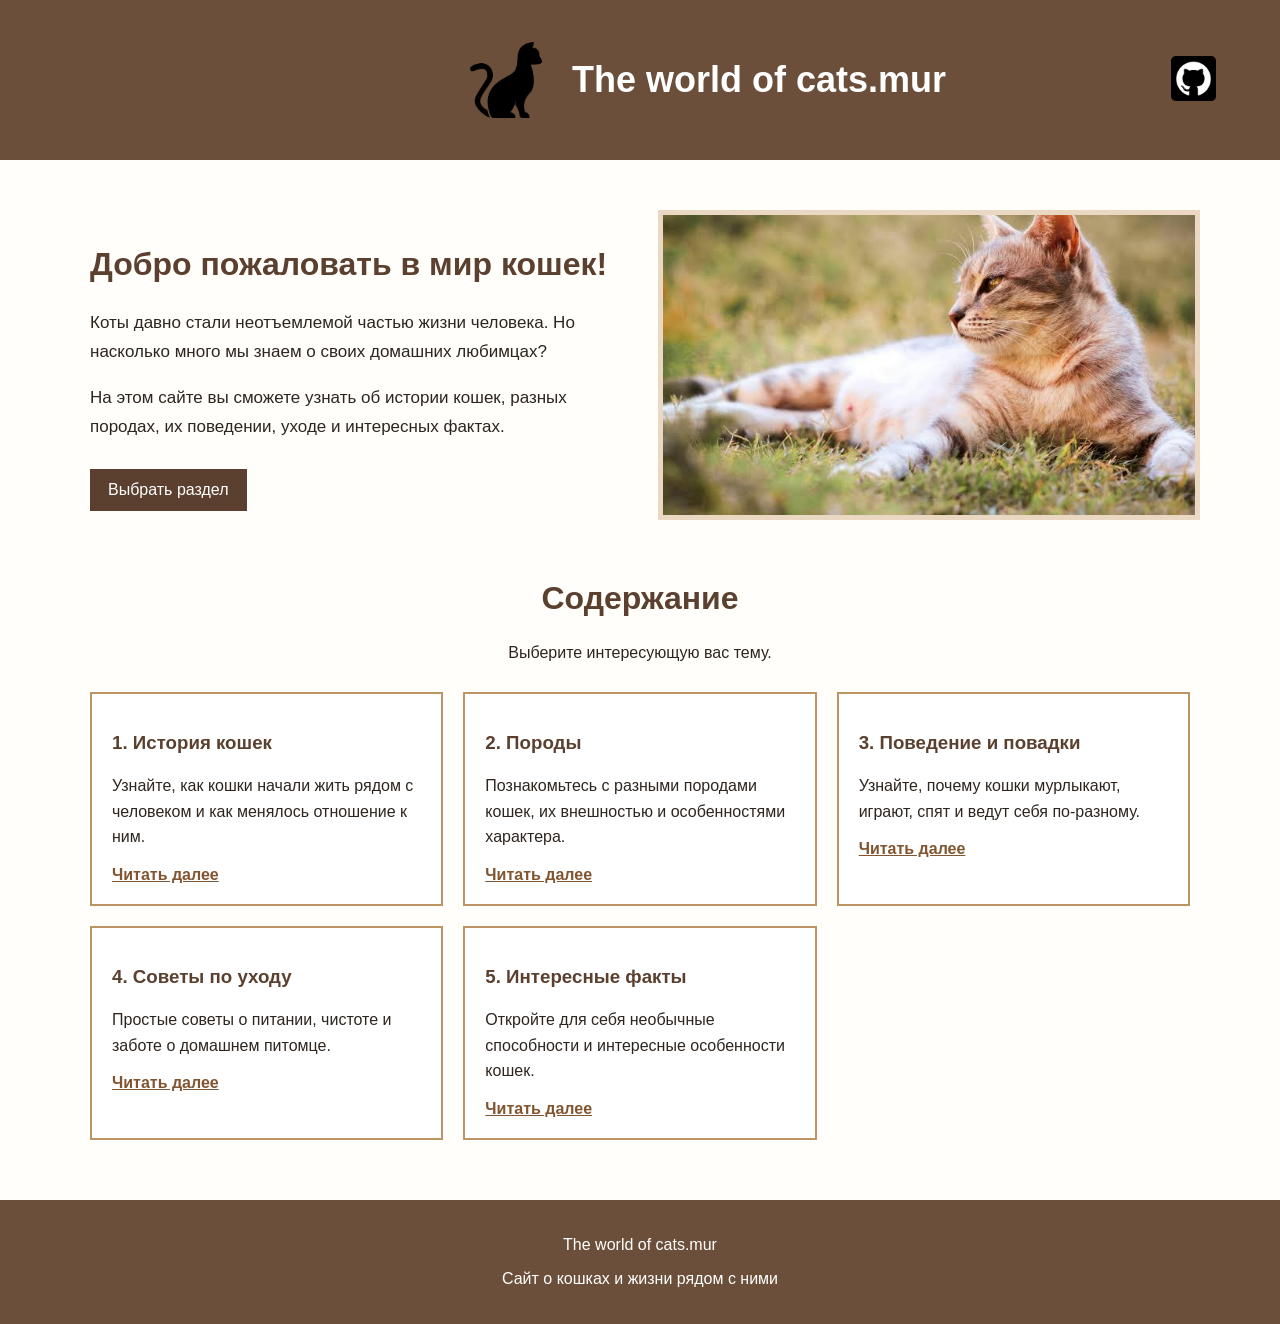
<file: index.html>
<!DOCTYPE html>
<html lang="ru">
<head>
    <meta charset="UTF-8">
    <meta http-equiv="refresh" content="0; url=homepage/homepage.html">
    <title>Главная страница</title>
</head>
<body>
    <a href="homepage/homepage.html">Открыть сайт</a>
</body>
</html>
</file>
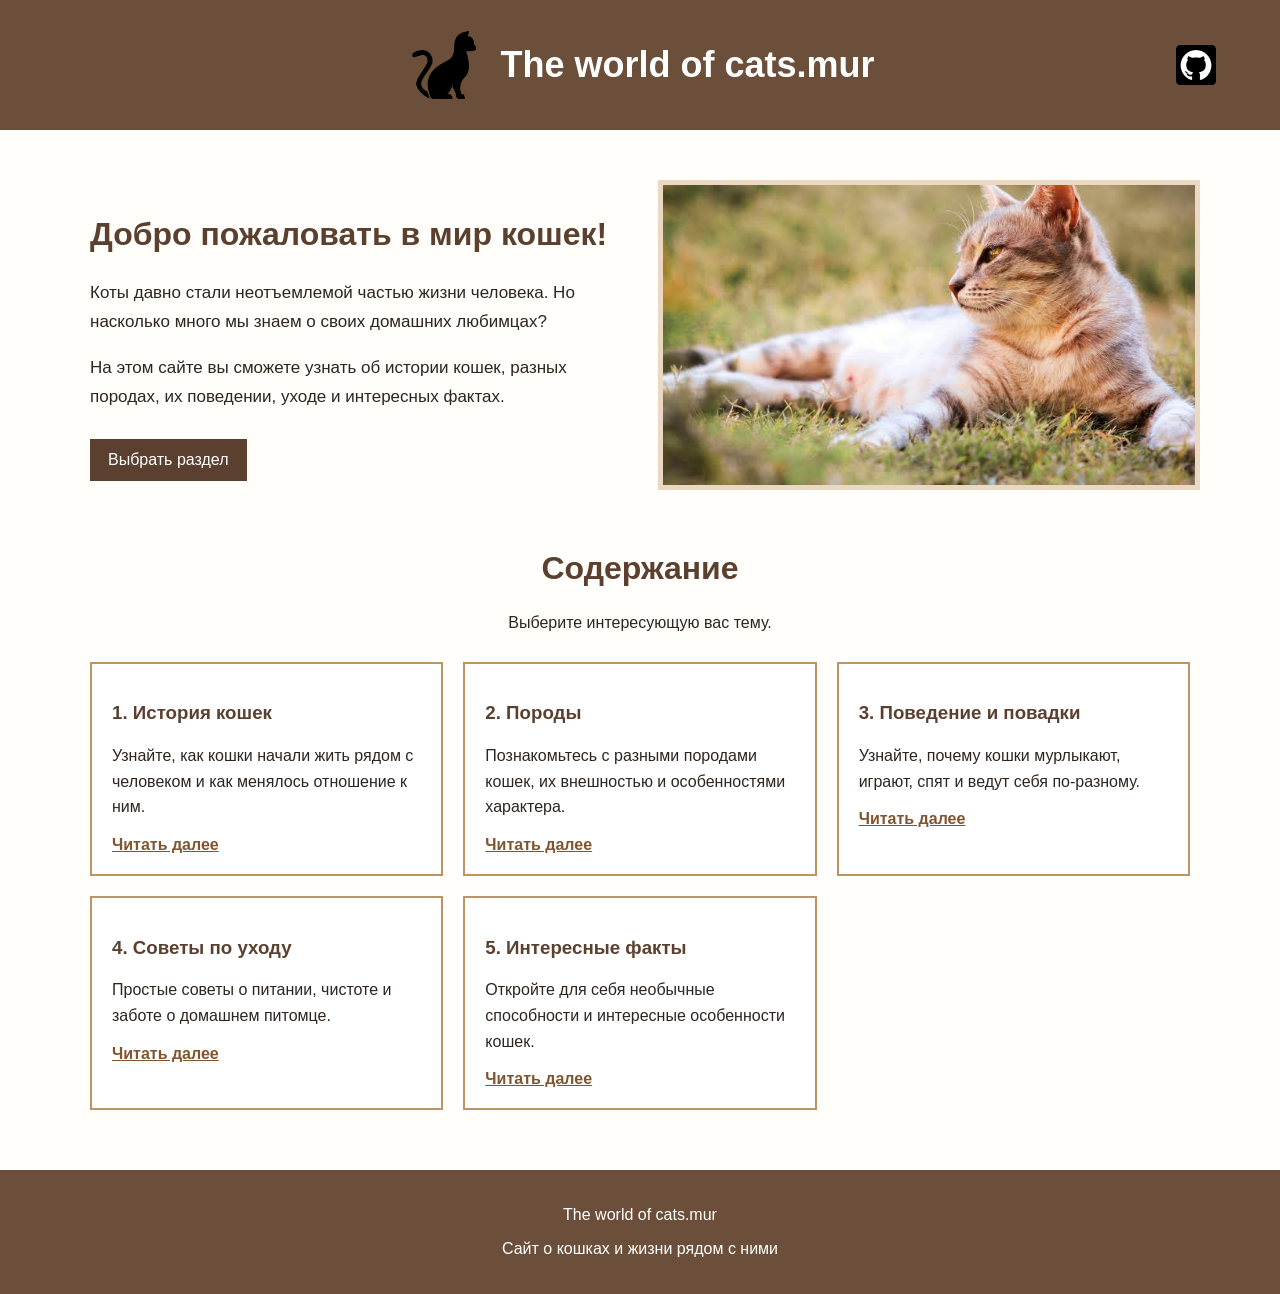
<file: homepage.html>
<!DOCTYPE html>
<html lang="ru">
<head>
    <meta charset="UTF-8">
    <meta name="viewport" content="width=device-width, initial-scale=1.0">
    <title>The world of cats.mur</title>

    <!-- Подключаем файл со стилями -->
    <link rel="stylesheet" href="homepagestyle.css">
</head>

<body>

    <!-- ШАПКА САЙТА -->
<div class="header">
    <div class="site-title">
        <img class="logo" src="Images/cat-icon.png" alt="Кот">
        <h1>The world of cats.mur</h1>
    </div>

    <a class="github-link" href="https://github.com/EasyIlia" target="_blank">
        <img class="github-icon" src="Images/github.png" alt="GitHub">
    </a>
</div>


    <!-- ВСТУПЛЕНИЕ И ГЛАВНАЯ ФОТОГРАФИЯ -->
    <div class="intro">

        <div class="intro-text">

            <h2>Добро пожаловать в мир кошек!</h2>

            <p>
                Коты давно стали неотъемлемой частью жизни человека.
                Но насколько много мы знаем о своих домашних любимцах?
            </p>

            <p>
                На этом сайте вы сможете узнать об истории кошек,
                разных породах, их поведении, уходе и интересных фактах.
            </p>

            <!-- При нажатии страница прокрутится к разделам -->
            <a class="button" href="#sections">Выбрать раздел</a>

        </div>

        <img class="main-cat"
             src="Images/images.jpeg"
             alt="Кошка">

    </div>


    <!-- ОСНОВНЫЕ РАЗДЕЛЫ САЙТА -->
    <div class="sections" id="sections">

        <h2>Содержание</h2>

        <p class="description">
            Выберите интересующую вас тему.
        </p>

        <!-- Карточки разделов располагаются с помощью Grid -->
        <div class="card-container">

            <div class="card">
                <h3>1. История кошек</h3>

                <p>
                    Узнайте, как кошки начали жить рядом
                    с человеком и как менялось отношение к ним.
                </p>

                <a href="history.html">Читать далее</a>
            </div>


            <div class="card">
                <h3>2. Породы</h3>

                <p>
                    Познакомьтесь с разными породами кошек,
                    их внешностью и особенностями характера.
                </p>

                <a href="breeds.html">Читать далее</a>
            </div>


            <div class="card">
                <h3>3. Поведение и повадки</h3>

                <p>
                    Узнайте, почему кошки мурлыкают,
                    играют, спят и ведут себя по-разному.
                </p>

                <a href="behavior.html">Читать далее</a>
            </div>


            <div class="card">
                <h3>4. Советы по уходу</h3>

                <p>
                    Простые советы о питании, чистоте
                    и заботе о домашнем питомце.
                </p>

                <a href="care.html">Читать далее</a>
            </div>


            <div class="card">
                <h3>5. Интересные факты</h3>

                <p>
                    Откройте для себя необычные способности
                    и интересные особенности кошек.
                </p>

                <a href="facts.html">Читать далее</a>
            </div>

        </div>

    </div>


    <!-- ПОДВАЛ САЙТА -->
    <div class="footer">

        <p>The world of cats.mur</p>

        <p>Сайт о кошках и жизни рядом с ними</p>

    </div>

</body>
</html>
</file>
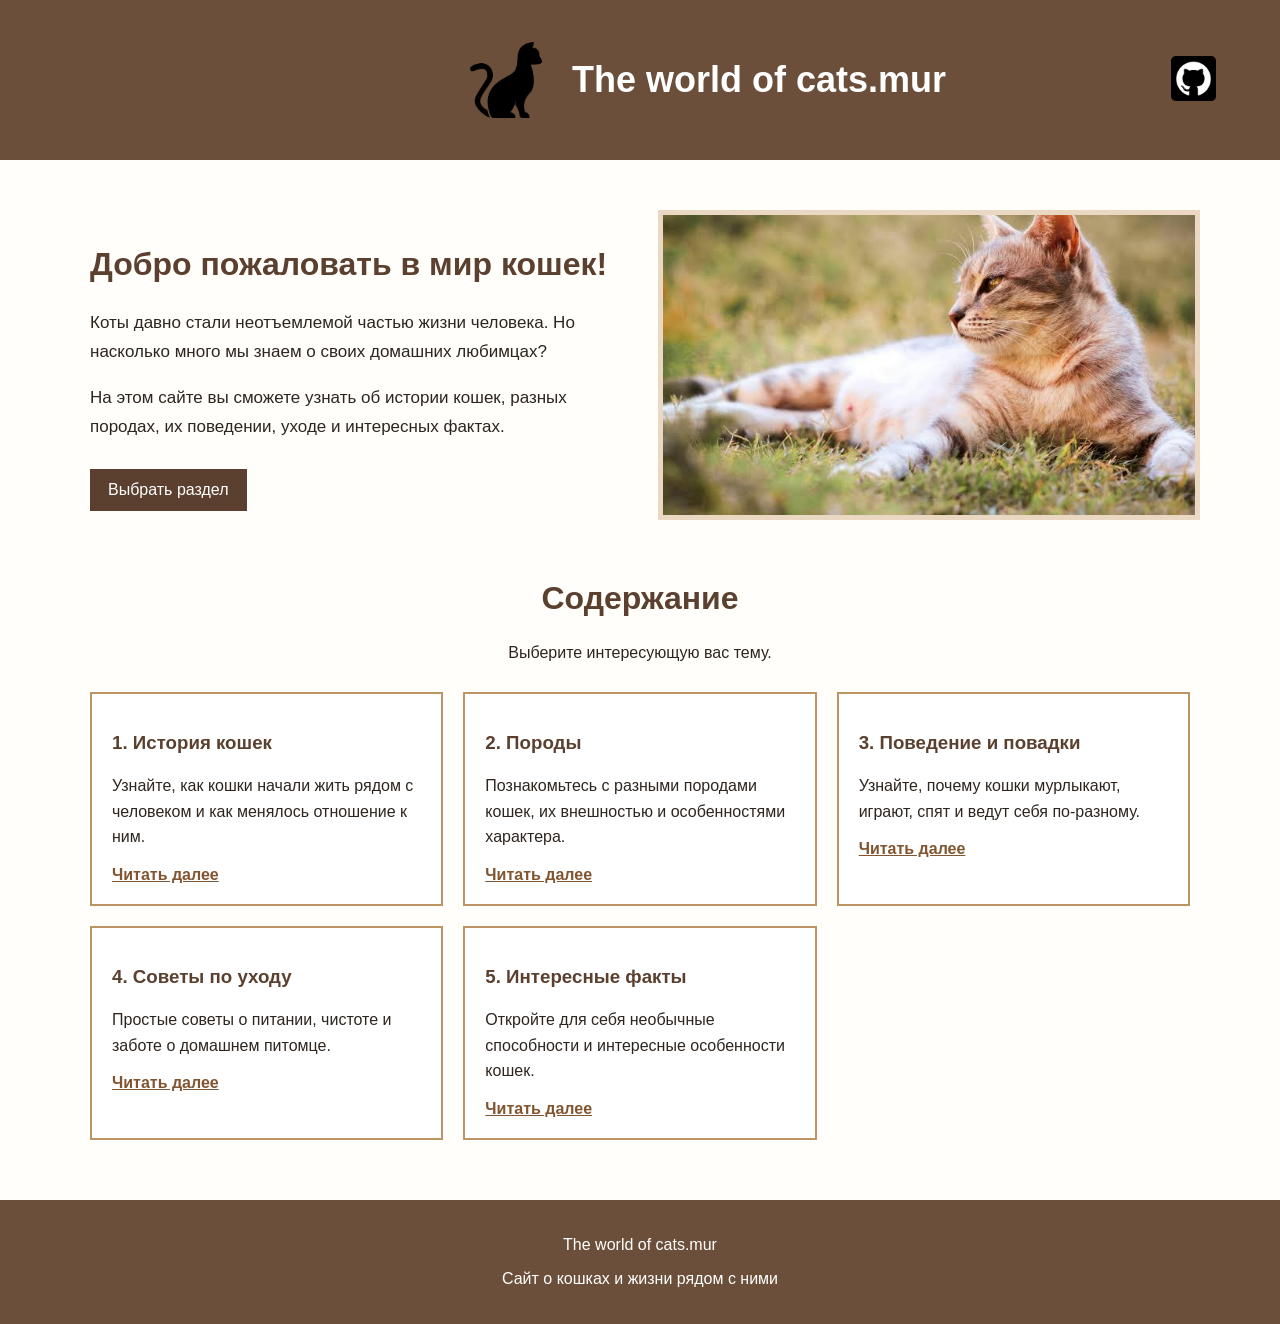
<file: homepage/homepage.html>
<!DOCTYPE html>
<html lang="ru">
<head>
    <meta charset="UTF-8">
    <meta name="viewport" content="width=device-width, initial-scale=1.0">
    <title>The world of cats.mur</title>

    <!-- Подключаем файл со стилями -->
    <link rel="stylesheet" href="../style.css">
    <link rel="stylesheet" href="homepage.css">
</head>

<body>

    <!-- ШАПКА САЙТА -->
<header class="site-header">

    <div class="logo">
        <img src="../Images/cat-icon.png" alt="Кот">
    </div>

    <h1>The world of cats.mur</h1>

    <a class="github-link"
       href="https://github.com/EasyIlia"
       target="_blank"
       rel="noopener noreferrer">

        <img src="../Images/github.png" alt="GitHub">
    </a>

</header>


    <!-- ВСТУПЛЕНИЕ И ГЛАВНАЯ ФОТОГРАФИЯ -->
    <div class="intro">

        <div class="intro-text">

            <h2>Добро пожаловать в мир кошек!</h2>

            <p>
                Коты давно стали неотъемлемой частью жизни человека.
                Но насколько много мы знаем о своих домашних любимцах?
            </p>

            <p>
                На этом сайте вы сможете узнать об истории кошек,
                разных породах, их поведении, уходе и интересных фактах.
            </p>

            <!-- При нажатии страница прокрутится к разделам -->
            <a class="button" href="#sections">Выбрать раздел</a>

        </div>

        <img class="main-cat"
             src="../Images/images.jpeg"
             alt="Кошка">

    </div>


    <!-- ОСНОВНЫЕ РАЗДЕЛЫ САЙТА -->
    <div class="sections" id="sections">

        <h2>Содержание</h2>

        <p class="description">
            Выберите интересующую вас тему.
        </p>

        <!-- Карточки разделов располагаются с помощью Grid -->
        <div class="card-container">

            <div class="card">
                <h3>1. История кошек</h3>

                <p>
                    Узнайте, как кошки начали жить рядом
                    с человеком и как менялось отношение к ним.
                </p>

               <a href="../page1History/hist.html">Читать далее</a>
            </div>


            <div class="card">
                <h3>2. Породы</h3>

                <p>
                    Познакомьтесь с разными породами кошек,
                    их внешностью и особенностями характера.
                </p>

                <a href="breeds.html">Читать далее</a>
            </div>


            <div class="card">
                <h3>3. Поведение и повадки</h3>

                <p>
                    Узнайте, почему кошки мурлыкают,
                    играют, спят и ведут себя по-разному.
                </p>

                <a href="behavior.html">Читать далее</a>
            </div>


            <div class="card">
                <h3>4. Советы по уходу</h3>

                <p>
                    Простые советы о питании, чистоте
                    и заботе о домашнем питомце.
                </p>

                <a href="care.html">Читать далее</a>
            </div>


            <div class="card">
                <h3>5. Интересные факты</h3>

                <p>
                    Откройте для себя необычные способности
                    и интересные особенности кошек.
                </p>

                <a href="facts.html">Читать далее</a>
            </div>

        </div>

    </div>


    <!-- ПОДВАЛ САЙТА -->
    <div class="footer">

        <p>The world of cats.mur</p>

        <p>Сайт о кошках и жизни рядом с ними</p>

    </div>

</body>
</html>
</file>
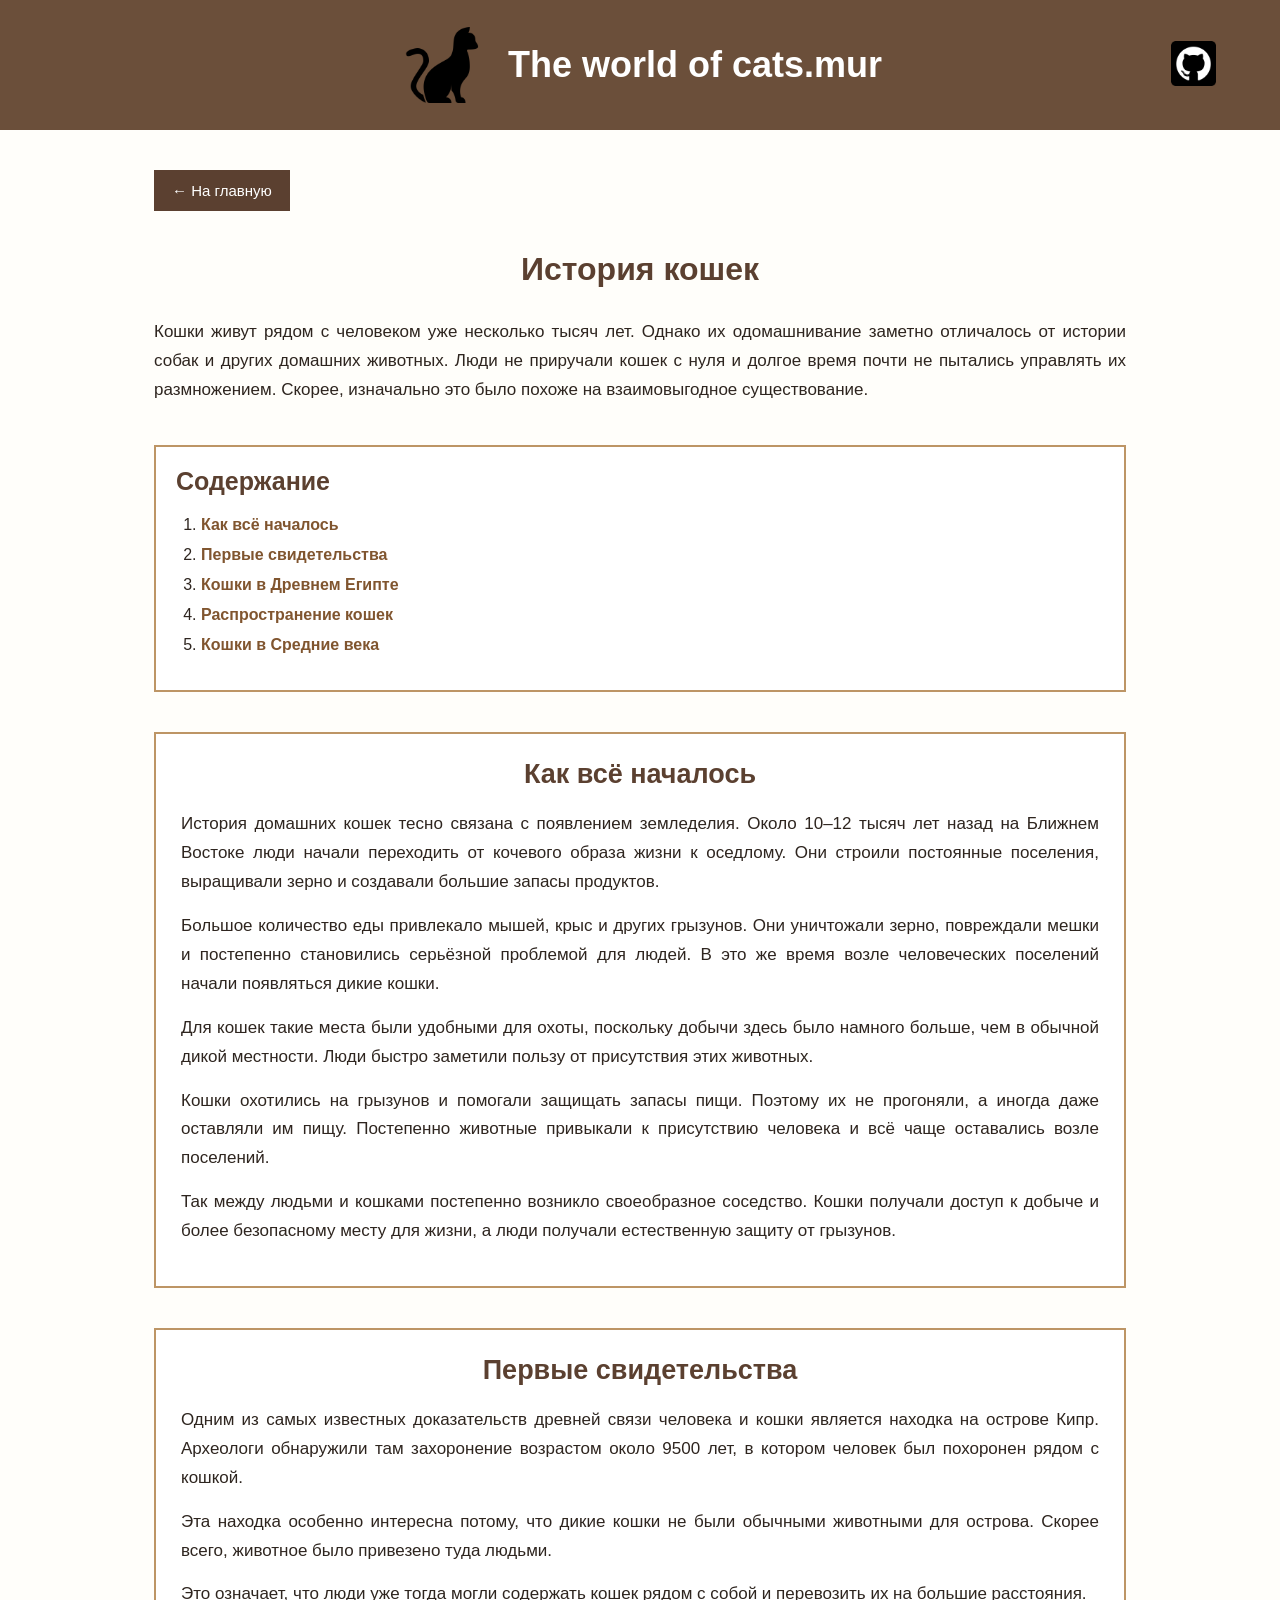
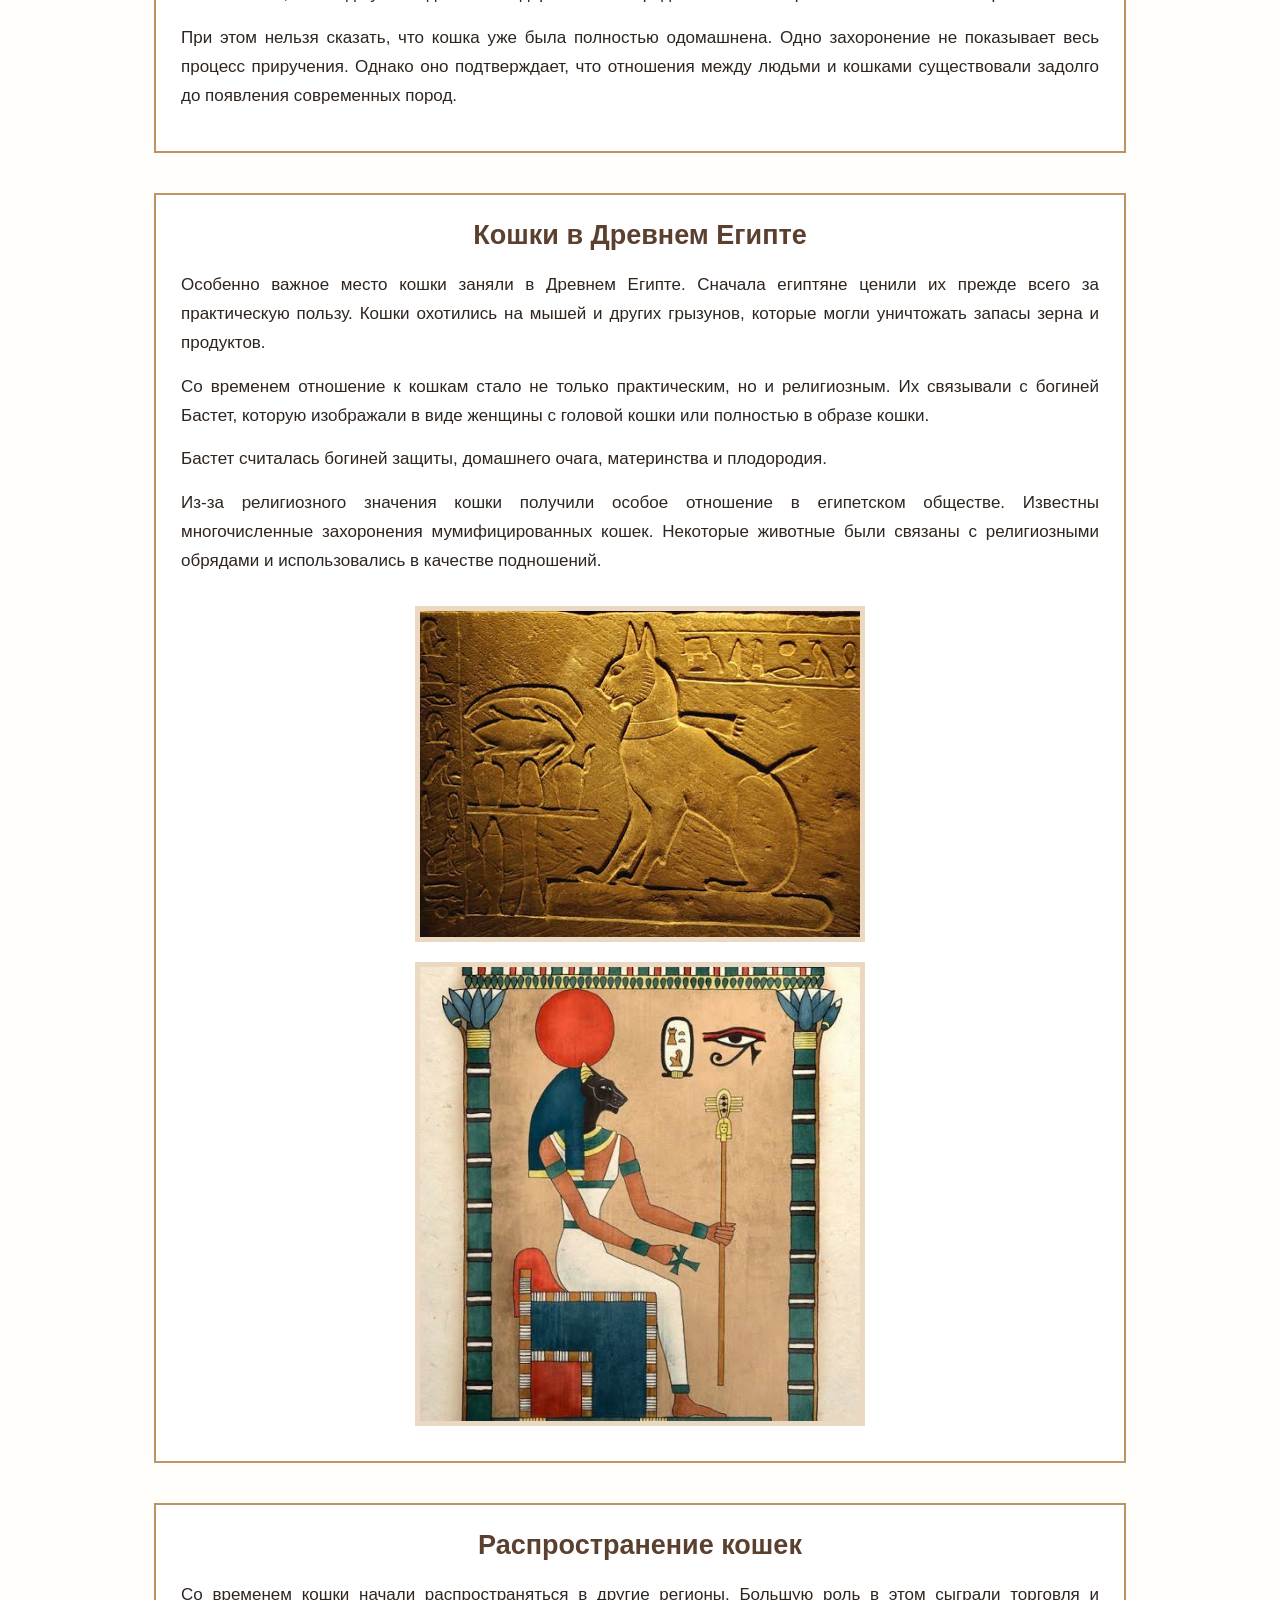
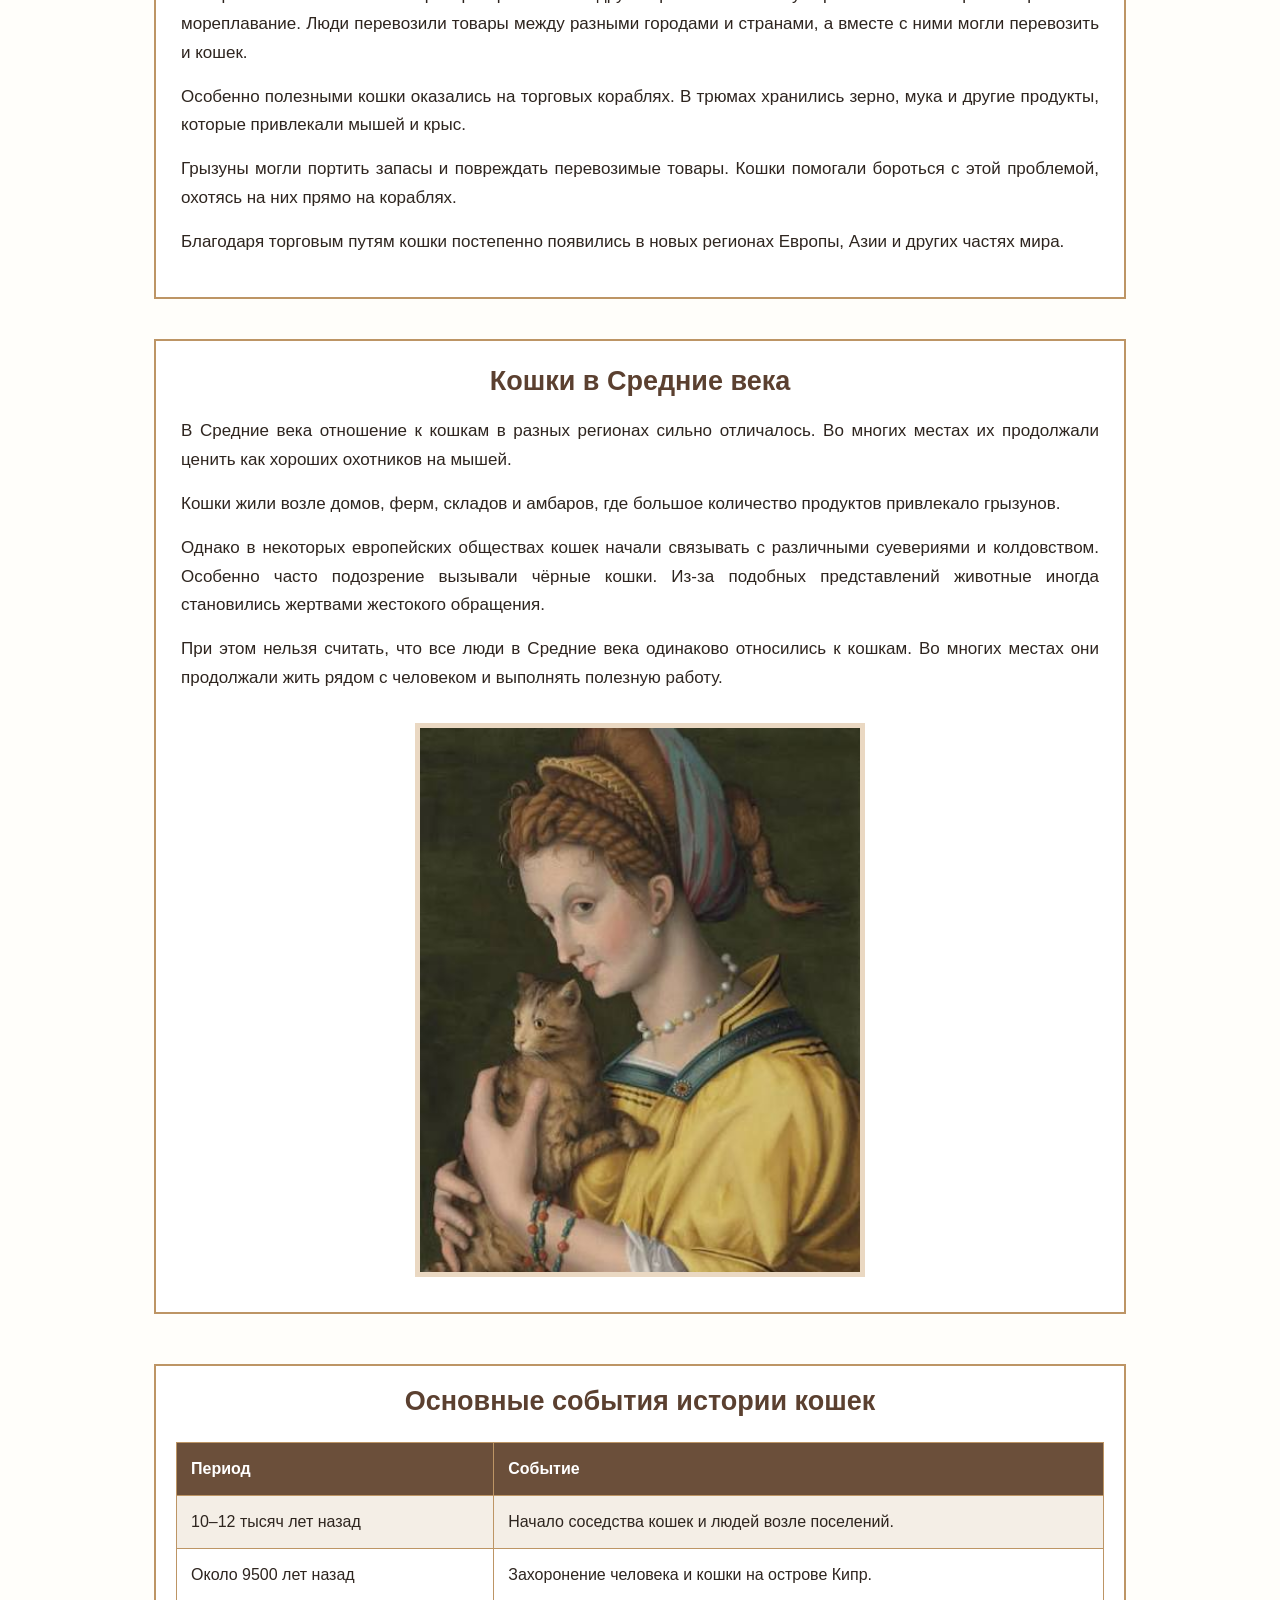
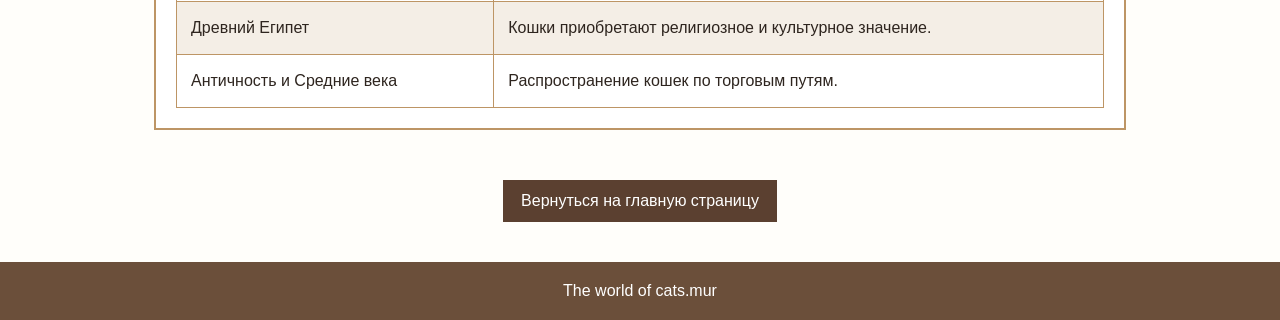
<file: page1History/hist.html>
<!DOCTYPE html>
<html lang="ru">

<head>
    <meta charset="UTF-8">
    <meta name="viewport" content="width=device-width, initial-scale=1.0">

    <title>История кошек | The world of cats.mur</title>

    <!-- Подключение шрифтов -->
    <link rel="preconnect" href="https://fonts.googleapis.com">
    <link rel="preconnect" href="https://fonts.gstatic.com" crossorigin>
    <link href="https://fonts.googleapis.com/css2?family=Alfa+Slab+One&family=Roboto+Slab:wght@400;500;600;700&display=swap" rel="stylesheet">

    <!-- Общие стили сайта -->
    <link rel="stylesheet" href="../style.css">
    <link rel="stylesheet" href="hist.css"> 
</head>

<body>

    <!-- ШАПКА САЙТА -->
    <header class="site-header">

        <div class="logo">
            <img src="../Images/cat-icon.png" alt="Логотип сайта о котах">
        </div>

        <h1>The world of cats.mur</h1>

        <a class="github-link"
           href="https://github.com/EasyIlia"
           target="_blank"
           rel="noopener noreferrer">

            <img src="../Images/github.png" alt="GitHub">
        </a>

    </header>


    <!-- ОСНОВНАЯ ЧАСТЬ СТРАНИЦЫ -->
    <main class="page-content">

        <a class="back-link" href="../homepage/homepage.html">← На главную</a>

        <h2 class="page-title">История кошек</h2>

        <p class="intro">
            Кошки живут рядом с человеком уже несколько тысяч лет.
            Однако их одомашнивание заметно отличалось от истории собак
            и других домашних животных. Люди не приручали кошек с нуля
            и долгое время почти не пытались управлять их размножением.
            Скорее, изначально это было похоже на взаимовыгодное существование.
        </p>


        <!-- СОДЕРЖАНИЕ -->
        <div class="contents">

            <h2>Содержание</h2>

            <ol>
                <li><a href="#beginning">Как всё началось</a></li>
                <li><a href="#evidence">Первые свидетельства</a></li>
                <li><a href="#egypt">Кошки в Древнем Египте</a></li>
                <li><a href="#spread">Распространение кошек</a></li>
                <li><a href="#middle-ages">Кошки в Средние века</a></li>
            </ol>

        </div>


        <!-- ПЕРВЫЙ РАЗДЕЛ -->
        <article class="history-section" id="beginning">

            <h2>Как всё началось</h2>

            <p>
                История домашних кошек тесно связана с появлением земледелия.
                Около 10–12 тысяч лет назад на Ближнем Востоке люди начали
                переходить от кочевого образа жизни к оседлому. Они строили
                постоянные поселения, выращивали зерно и создавали большие
                запасы продуктов.
            </p>

            <p>
                Большое количество еды привлекало мышей, крыс и других грызунов.
                Они уничтожали зерно, повреждали мешки и постепенно становились
                серьёзной проблемой для людей. В это же время возле человеческих
                поселений начали появляться дикие кошки.
            </p>

            <p>
                Для кошек такие места были удобными для охоты, поскольку добычи
                здесь было намного больше, чем в обычной дикой местности.
                Люди быстро заметили пользу от присутствия этих животных.
            </p>

            <p>
                Кошки охотились на грызунов и помогали защищать запасы пищи.
                Поэтому их не прогоняли, а иногда даже оставляли им пищу.
                Постепенно животные привыкали к присутствию человека и всё
                чаще оставались возле поселений.
            </p>

            <p>
                Так между людьми и кошками постепенно возникло своеобразное
                соседство. Кошки получали доступ к добыче и более безопасному
                месту для жизни, а люди получали естественную защиту от грызунов.
            </p>

        </article>


        <!-- ВТОРОЙ РАЗДЕЛ -->
        <article class="history-section" id="evidence">

            <h2>Первые свидетельства</h2>

            <p>
                Одним из самых известных доказательств древней связи человека
                и кошки является находка на острове Кипр. Археологи обнаружили
                там захоронение возрастом около 9500 лет, в котором человек
                был похоронен рядом с кошкой.
            </p>

            <p>
                Эта находка особенно интересна потому, что дикие кошки
                не были обычными животными для острова. Скорее всего,
                животное было привезено туда людьми.
            </p>

            <p>
                Это означает, что люди уже тогда могли содержать кошек рядом
                с собой и перевозить их на большие расстояния.
            </p>

            <p>
                При этом нельзя сказать, что кошка уже была полностью одомашнена.
                Одно захоронение не показывает весь процесс приручения.
                Однако оно подтверждает, что отношения между людьми и кошками
                существовали задолго до появления современных пород.
            </p>

        </article>


        <!-- ТРЕТИЙ РАЗДЕЛ -->
        <article class="history-section" id="egypt">

            <h2>Кошки в Древнем Египте</h2>

            <p>
                Особенно важное место кошки заняли в Древнем Египте.
                Сначала египтяне ценили их прежде всего за практическую пользу.
                Кошки охотились на мышей и других грызунов, которые могли
                уничтожать запасы зерна и продуктов.
            </p>

            <p>
                Со временем отношение к кошкам стало не только практическим,
                но и религиозным. Их связывали с богиней Бастет, которую
                изображали в виде женщины с головой кошки или полностью
                в образе кошки.
            </p>

            <p>
                Бастет считалась богиней защиты, домашнего очага, материнства
                и плодородия.
            </p>

            <p>
                Из-за религиозного значения кошки получили особое отношение
                в египетском обществе. Известны многочисленные захоронения
                мумифицированных кошек. Некоторые животные были связаны
                с религиозными обрядами и использовались в качестве подношений.
            </p>

            <div class="image-gallery">

                <img src="../Images/egipet.jpeg"
                     alt="Кошка в Древнем Египте">

                <img src="../Images/bastet.jpeg"
                     alt="Изображение богини Бастет">

            </div>

        </article>


        <!-- ЧЕТВЁРТЫЙ РАЗДЕЛ -->
        <article class="history-section" id="spread">

            <h2>Распространение кошек</h2>

            <p>
                Со временем кошки начали распространяться в другие регионы.
                Большую роль в этом сыграли торговля и мореплавание.
                Люди перевозили товары между разными городами и странами,
                а вместе с ними могли перевозить и кошек.
            </p>

            <p>
                Особенно полезными кошки оказались на торговых кораблях.
                В трюмах хранились зерно, мука и другие продукты, которые
                привлекали мышей и крыс.
            </p>

            <p>
                Грызуны могли портить запасы и повреждать перевозимые товары.
                Кошки помогали бороться с этой проблемой, охотясь на них
                прямо на кораблях.
            </p>

            <p>
                Благодаря торговым путям кошки постепенно появились
                в новых регионах Европы, Азии и других частях мира.
            </p>

        </article>


        <!-- ПЯТЫЙ РАЗДЕЛ -->
        <article class="history-section" id="middle-ages">

            <h2>Кошки в Средние века</h2>

            <p>
                В Средние века отношение к кошкам в разных регионах
                сильно отличалось. Во многих местах их продолжали ценить
                как хороших охотников на мышей.
            </p>

            <p>
                Кошки жили возле домов, ферм, складов и амбаров,
                где большое количество продуктов привлекало грызунов.
            </p>

            <p>
                Однако в некоторых европейских обществах кошек начали
                связывать с различными суевериями и колдовством.
                Особенно часто подозрение вызывали чёрные кошки.
                Из-за подобных представлений животные иногда становились
                жертвами жестокого обращения.
            </p>

            <p>
                При этом нельзя считать, что все люди в Средние века
                одинаково относились к кошкам. Во многих местах они
                продолжали жить рядом с человеком и выполнять полезную работу.
            </p>

            <div class="image-gallery">

                <img src="../Images/srveka.jpeg"
                     alt="Кошки в Средние века">

            </div>

        </article>


        <!-- ТАБЛИЦА -->
        <div class="table-section">

            <h2>Основные события истории кошек</h2>

            <table>

                <tr>
                    <th>Период</th>
                    <th>Событие</th>
                </tr>

                <tr>
                    <td>10–12 тысяч лет назад</td>
                    <td>Начало соседства кошек и людей возле поселений.</td>
                </tr>

                <tr>
                    <td>Около 9500 лет назад</td>
                    <td>Захоронение человека и кошки на острове Кипр.</td>
                </tr>

                <tr>
                    <td>Древний Египет</td>
                    <td>Кошки приобретают религиозное и культурное значение.</td>
                </tr>

                <tr>
                    <td>Античность и Средние века</td>
                    <td>Распространение кошек по торговым путям.</td>
                </tr>

            </table>

        </div>


        <!-- ССЫЛКА ВНИЗУ СТРАНИЦЫ -->
        <div class="bottom-link">
            <a href="../homepage/homepage.html">Вернуться на главную страницу</a>
        </div>

    </main>


    <!-- ПОДВАЛ -->
    <footer class="site-footer">
        The world of cats.mur
    </footer>

</body>
</html>
</file>
<file: homepagestyle.css>
/* ОСНОВНЫЕ СТИЛИ СТРАНИЦЫ */

body {
    margin: 0; /* Убираем стандартные отступы браузера */
    background-color: #fffefa;
    color: #2e251f;
    font-family: Arial, sans-serif;
}


/* ШАПКА САЙТА */
.header {
    display: flex;
    align-items: center;
    justify-content: center;
    padding: 20px 5%;
    background-color: #6B4F3A;
    color: white;
    position: relative; /* Нужно для расположения GitHub справа */
}

/* Название сайта и иконка кота */
.site-title {
    display: flex;
    align-items: center;
    gap: 15px;
}

.logo {
    width: 80px;
    height: 80px;
}

.header h1 {
    font-size: 36px;
}

/* Иконка GitHub */
.github-link {
    position: absolute;
    right: 5%;
    display: flex;
    align-items: center;
}

.github-icon {
    width: 60px;
    height: 60px;
}
/* ВСТУПЛЕНИЕ */

.intro {
    display: grid; /* Разделяем блок на две колонки */
    grid-template-columns: 1fr 1fr; /* Две колонки одинаковой ширины */
    align-items: center;
    gap: 35px;
    margin: 50px auto;
    padding: 0 5%;
    max-width: 1100px;
}

.intro-text h2 {
    color: #5b4030;
    font-size: 32px;
}

.intro-text p {
    font-size: 17px;
    line-height: 1.7; /* Увеличиваем расстояние между строками */
}


/* КНОПКА-ССЫЛКА */

.button {
    display: inline-block; /* Позволяет задавать внутренние отступы */
    margin-top: 10px;
    padding: 10px 16px;
    background-color: #5b4030;
    border: 2px solid #5b4030;
    color: white;
    text-decoration: none; /* Убираем подчёркивание */
}

/* Меняем оформление при наведении курсора */
.button:hover {
    background-color: white;
    color: #5b4030;
}


/* ГЛАВНАЯ ФОТОГРАФИЯ */

.main-cat {
    width: 100%; /* Фото занимает всю ширину колонки */
    height: 300px;
    object-fit: cover; /* Заполняем рамку фотографией */
    border: 5px solid #ead8c2;
}


/* РАЗДЕЛЫ САЙТА */

.sections {
    margin: 60px auto;
    padding: 0 5%;
    max-width: 1100px;
}

.sections h2 {
    color: #5b4030;
    font-size: 32px;
    text-align: center;
}

.description {
    text-align: center;
    margin-bottom: 30px;
}


/* КАРТОЧКИ */

.card-container {
    display: grid; /* Создаём сетку для карточек */
    grid-template-columns: 1fr 1fr 1fr; /* Три колонки */
    gap: 20px; /* Расстояние между карточками */
}

.card {
    padding: 20px; /* Отступ содержимого от краёв карточки */
    border: 2px solid #bd9565;
    background-color: white;
}

.card h3 {
    color: #5b4030;
}

.card p {
    line-height: 1.6;
}

/* Ссылка меняет цвет при наведении */
.card a {
    color: #80552f;
    font-weight: bold;
}

.card a:hover {
    color: #bd9565;
}


/* ПОДВАЛ */

.footer {
    padding: 20px;
    background-color: #6B4F3A;
    color: white;
    text-align: center;
}


/* ИЗМЕНЕНИЯ ДЛЯ УЗКОГО ЭКРАНА */

@media (max-width: 700px) {

    .header {
        gap: 10px;
        padding: 15px;
    }

    .logo {
        width: 50px;
        height: 50px;
    }

    .header h1 {
        font-size: 22px;
    }

    .intro {
        grid-template-columns: 1fr; /* Одна колонка вместо двух */
        gap: 20px;
        margin: 30px auto;
    }

    .intro-text h2 {
        font-size: 27px;
    }

    .main-cat {
        height: auto;
    }

    .card-container {
        grid-template-columns: 1fr; /* Карточки идут друг под другом */
    }
}
/* Иконка GitHub в шапке */
.github-icon {
    width: 40px;
    height: 40px;
}
</file>
<file: style.css>
/* ОБЩИЕ СТИЛИ САЙТА */

/* ОСНОВНЫЕ СТИЛИ */
body {
    margin: 0;
    background-color: #fffefa;
    color: #2e251f;
    font-family: Arial, sans-serif;
}


/* ШАПКА САЙТА */

.site-header {
    display: flex;
    align-items: center;
    justify-content: center;
    gap: 20px;

    width: 100%;
    min-height: 130px;
    padding: 15px 5%;

    background-color: #6B4F3A;
}


/* ЛОГОТИП */

.logo {
    width: 90px;
    height: 90px;
}

.logo img {
    width: 100%;
    height: 100%;
    object-fit: contain;
}


/* НАЗВАНИЕ САЙТА */

.site-header h1 {
    color: white;
    font-size: 36px;
    font-weight: bold;
    text-align: center;
}


/* ССЫЛКА НА GITHUB */

.github-link {
    position: absolute;
    right: 5%;
}

.github-link img {
    width: 45px;
    height: 45px;
}


/* ПОДВАЛ САЙТА */

.footer,
.site-footer {
    padding: 20px;
    background-color: #6B4F3A;
    color: white;
    text-align: center;
}

/* Telephone */
@media (max-width: 700px) {

    .site-header {
        display: grid;
        grid-template-columns: 55px minmax(0, 1fr) 40px;
        align-items: center;
        gap: 10px;
        box-sizing: border-box;
        min-height: 120px;
        padding: 15px 12px;
    }

    .logo {
        width: 55px;
        height: 55px;
    }

    .site-header h1 {
        margin: 0;
        font-size: 22px;
        line-height: 1.2;
        text-align: center;
    }

    .github-link {
        position: static;
        justify-self: end;
    }

    .github-link img {
        width: 38px;
        height: 38px;
    }
}
</file>
<file: homepage/homepage.css>
/* СТИЛИ ГЛАВНОЙ СТРАНИЦЫ */


/* ВСТУПЛЕНИЕ */

.intro {
    display: grid;
    grid-template-columns: 1fr 1fr;
    align-items: center;
    gap: 35px;
    margin: 50px auto;
    padding: 0 5%;
    max-width: 1100px;
}

.intro-text h2 {
    color: #5b4030;
    font-size: 32px;
}

.intro-text p {
    font-size: 17px;
    line-height: 1.7;
}


/* КНОПКА-ССЫЛКА */

.button {
    display: inline-block;
    margin-top: 10px;
    padding: 10px 16px;
    background-color: #5b4030;
    border: 2px solid #5b4030;
    color: white;
    text-decoration: none;
}

.button:hover {
    background-color: white;
    color: #5b4030;
}


/* ГЛАВНАЯ ФОТОГРАФИЯ */

.main-cat {
    width: 100%;
    height: 300px;
    object-fit: cover;
    border: 5px solid #ead8c2;
}


/* РАЗДЕЛЫ САЙТА */

.sections {
    margin: 60px auto;
    padding: 0 5%;
    max-width: 1100px;
}

.sections h2 {
    color: #5b4030;
    font-size: 32px;
    text-align: center;
}

.description {
    text-align: center;
    margin-bottom: 30px;
}


/* КАРТОЧКИ */

.card-container {
    display: grid;
    grid-template-columns: 1fr 1fr 1fr;
    gap: 20px;
}

.card {
    padding: 20px;
    border: 2px solid #bd9565;
    background-color: white;
}

.card h3 {
    color: #5b4030;
}

.card p {
    line-height: 1.6;
}

.card a {
    color: #80552f;
    font-weight: bold;
}

.card a:hover {
    color: #bd9565;
}


/* ИЗМЕНЕНИЯ ДЛЯ УЗКОГО ЭКРАНА */

@media (max-width: 700px) {

    .header {
        gap: 10px;
        padding: 15px;
    }

    .header h1 {
        font-size: 22px;
    }

    .intro {
        grid-template-columns: 1fr;
        gap: 20px;
        margin: 30px auto;
    }

    .intro-text h2 {
        font-size: 27px;
    }

    .main-cat {
        height: auto;
    }

    .card-container {
        grid-template-columns: 1fr;
    }
}


/* ИКОНКА GITHUB В ШАПКЕ */

.github-icon {
    width: 40px;
    height: 40px;
}
</file>
<file: page1History/hist.css>
/* СТИЛИ СТРАНИЦЫ ИСТОРИИ */


/* ОСОБЕННОСТИ ШАПКИ */

.site-header {
    box-sizing: border-box;
}


/* ОСНОВНОЕ СОДЕРЖИМОЕ */

.page-content {
    width: 90%;
    max-width: 1100px;
    margin: 40px auto;
    padding: 0 5%;
    box-sizing: border-box;
}


/* ССЫЛКА НА ГЛАВНУЮ */

.back-link {
    display: inline-block;
    margin-bottom: 20px;
    padding: 10px 16px;

    background-color: #5b4030;
    border: 2px solid #5b4030;
    color: white;

    font-size: 15px;
    text-decoration: none;
}

.back-link:hover {
    background-color: white;
    color: #5b4030;
}


/* ЗАГОЛОВОК СТРАНИЦЫ */

.page-title {
    margin: 20px 0 30px;
    color: #5b4030;
    font-size: 32px;
    text-align: center;
}


/* ВСТУПИТЕЛЬНЫЙ ТЕКСТ */

.intro {
    display: block;
    max-width: 1000px;
    margin: 30px auto 40px;
    padding: 0;

    font-size: 17px;
    line-height: 1.7;
    text-align: justify;
}


/* СОДЕРЖАНИЕ */

.contents {
    margin: 40px 0;
    padding: 20px;

    background-color: white;
    border: 2px solid #bd9565;
}

.contents h2 {
    margin-top: 0;
    color: #5b4030;
    font-size: 25px;
}

.contents ol {
    padding-left: 25px;
}

.contents li {
    margin: 12px 0;
    font-size: 16px;
}

.contents a {
    color: #80552f;
    font-weight: bold;
    text-decoration: none;
}

.contents a:hover {
    color: #bd9565;
}


/* РАЗДЕЛЫ ИСТОРИИ */

.history-section {
    margin: 40px 0;
    padding: 25px;

    background-color: white;
    border: 2px solid #bd9565;
}

.history-section h2 {
    margin-top: 0;
    margin-bottom: 20px;

    color: #5b4030;
    font-size: 27px;
    text-align: center;
}

.history-section p {
    margin: 15px 0;
    font-size: 17px;
    line-height: 1.7;
    text-align: justify;
}


/* ГАЛЕРЕЯ ИЗОБРАЖЕНИЙ */

.image-gallery {
    display: flex;
    flex-wrap: wrap;
    justify-content: center;
    align-items: flex-start;
    gap: 20px;

    margin: 30px 0 10px;
}

.image-gallery img {
    flex: 1 1 300px;
    width: 100%;
    max-width: 450px;
    height: auto;

    object-fit: contain;

    border: 5px solid #ead8c2;
    box-sizing: border-box;
}


/* ТАБЛИЦА */

.table-section {
    margin: 50px 0;
    padding: 20px;

    background-color: white;
    border: 2px solid #bd9565;
    overflow-x: auto;
}

.table-section h2 {
    margin-top: 0;
    margin-bottom: 25px;

    color: #5b4030;
    font-size: 27px;
    text-align: center;
}

.table-section table {
    width: 100%;
    border-collapse: collapse;
}

.table-section th,
.table-section td {
    padding: 14px;
    border: 1px solid #bd9565;

    font-size: 16px;
    line-height: 1.5;
    text-align: left;
}

.table-section th {
    background-color: #6B4F3A;
    color: white;
}

.table-section tr:nth-child(even) {
    background-color: #f4eee6;
}


/* ССЫЛКА ВНИЗУ СТРАНИЦЫ */

.bottom-link {
    margin: 40px 0;
    text-align: center;
}

.bottom-link a {
    display: inline-block;
    padding: 10px 16px;

    background-color: #5b4030;
    border: 2px solid #5b4030;
    color: white;

    font-size: 16px;
    text-decoration: none;
}

.bottom-link a:hover {
    background-color: white;
    color: #5b4030;
}


/* АДАПТАЦИЯ ДЛЯ УЗКОГО ЭКРАНА */

@media (max-width: 700px) {

    .site-header {
        gap: 10px;
        padding: 15px;
        min-height: 90px;
    }

    .logo {
        width: 50px;
        height: 50px;
    }

    .site-header h1 {
        font-size: 22px;
    }

    .github-link img {
        width: 35px;
        height: 35px;
    }

    .page-content {
        width: 95%;
        margin: 25px auto;
        padding: 0 5px;
    }

    .page-title {
        font-size: 27px;
    }

    .intro {
        font-size: 15px;
        text-align: left;
    }

    .contents {
        padding: 15px;
    }

    .contents h2 {
        font-size: 22px;
    }

    .contents li {
        font-size: 14px;
    }

    .history-section {
        margin: 25px 0;
        padding: 15px;
    }

    .history-section h2 {
        font-size: 22px;
    }

    .history-section p {
        font-size: 15px;
        text-align: left;
    }

    .image-gallery {
        flex-direction: column;
        align-items: center;
    }

    .image-gallery img {
        flex: none;
        width: 100%;
        max-width: 100%;
        height: auto;
    }

    .table-section {
        padding: 10px;
    }

    .table-section h2 {
        font-size: 22px;
    }

    .table-section th,
    .table-section td {
        padding: 8px;
        font-size: 13px;
    }
}
</file>
